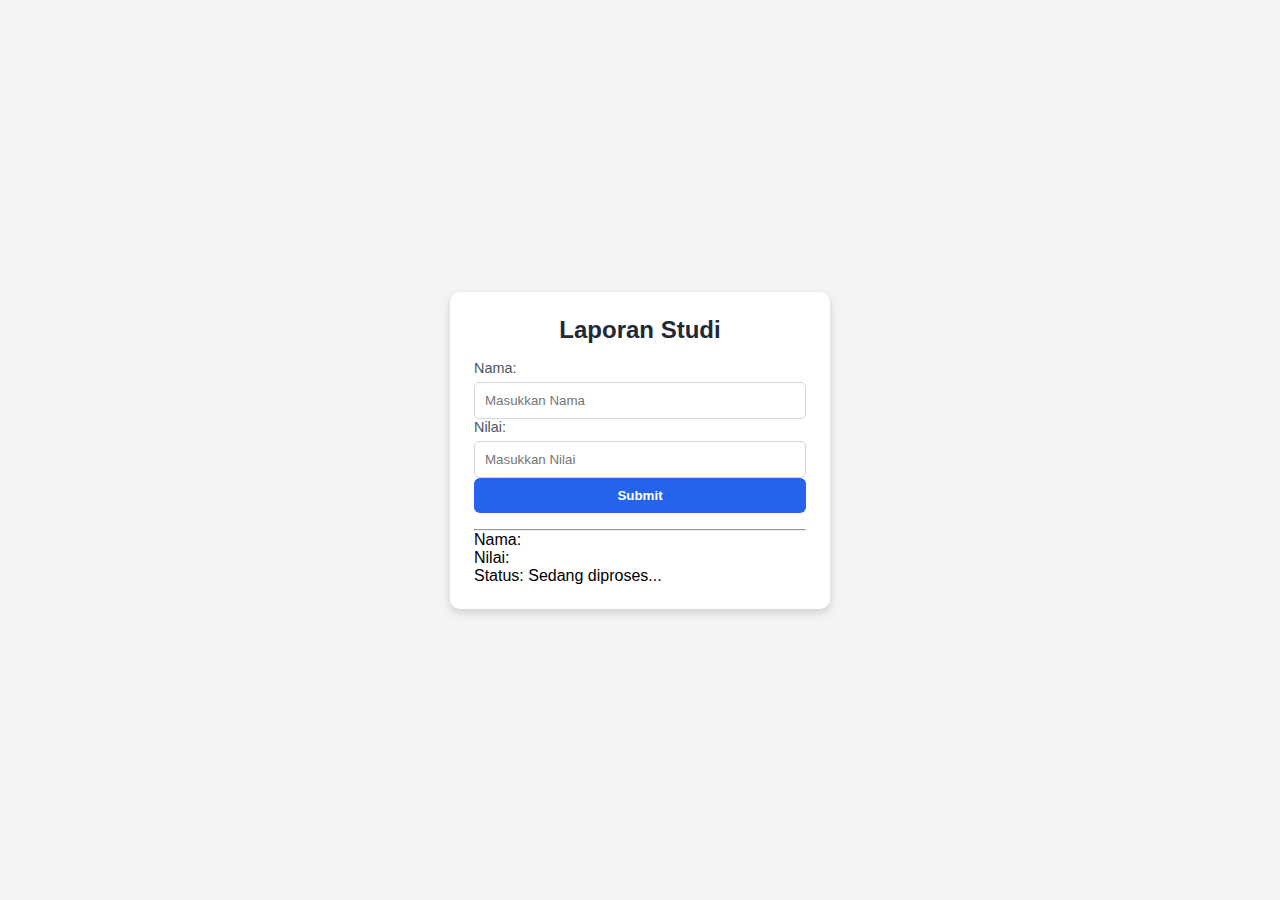
<file: Weather/index.html>
<!DOCTYPE html>
<html lang="en">
<head>
  <meta charset="UTF-8" />
  <meta name="viewport" content="width=device-width, initial-scale=1.0" />
  <title>Laporan Nilai Mahasiswa</title>
  <link rel="stylesheet" href="style.css" />
</head>
<body>
  <div class="card">
    <h1 id="header-title">Laporan Studi</h1>

    <!-- Input Nama -->
    <div class="mb-4">
      <label for="input-nama">Nama:</label>
      <input type="text" id="input-nama" placeholder="Masukkan Nama" />
    </div>

    <!-- Input Nilai -->
    <div class="mb-4">
      <label for="input-nilai">Nilai:</label>
      <input type="number" id="input-nilai" placeholder="Masukkan Nilai" />
    </div>

    <!-- Tombol -->
    <button id="submit-btn">Submit</button>

    <hr />

    <!-- Hasil -->
    <p>Nama: <span id="nama-mhs"></span></p>
    <p>Nilai: <span id="nilai-mhs"></span></p>
    <p id="status-kelulusan">Status: Sedang diproses...</p>
  </div>

  <script src="soal1.js"></script>
</body>
</html>
</file>
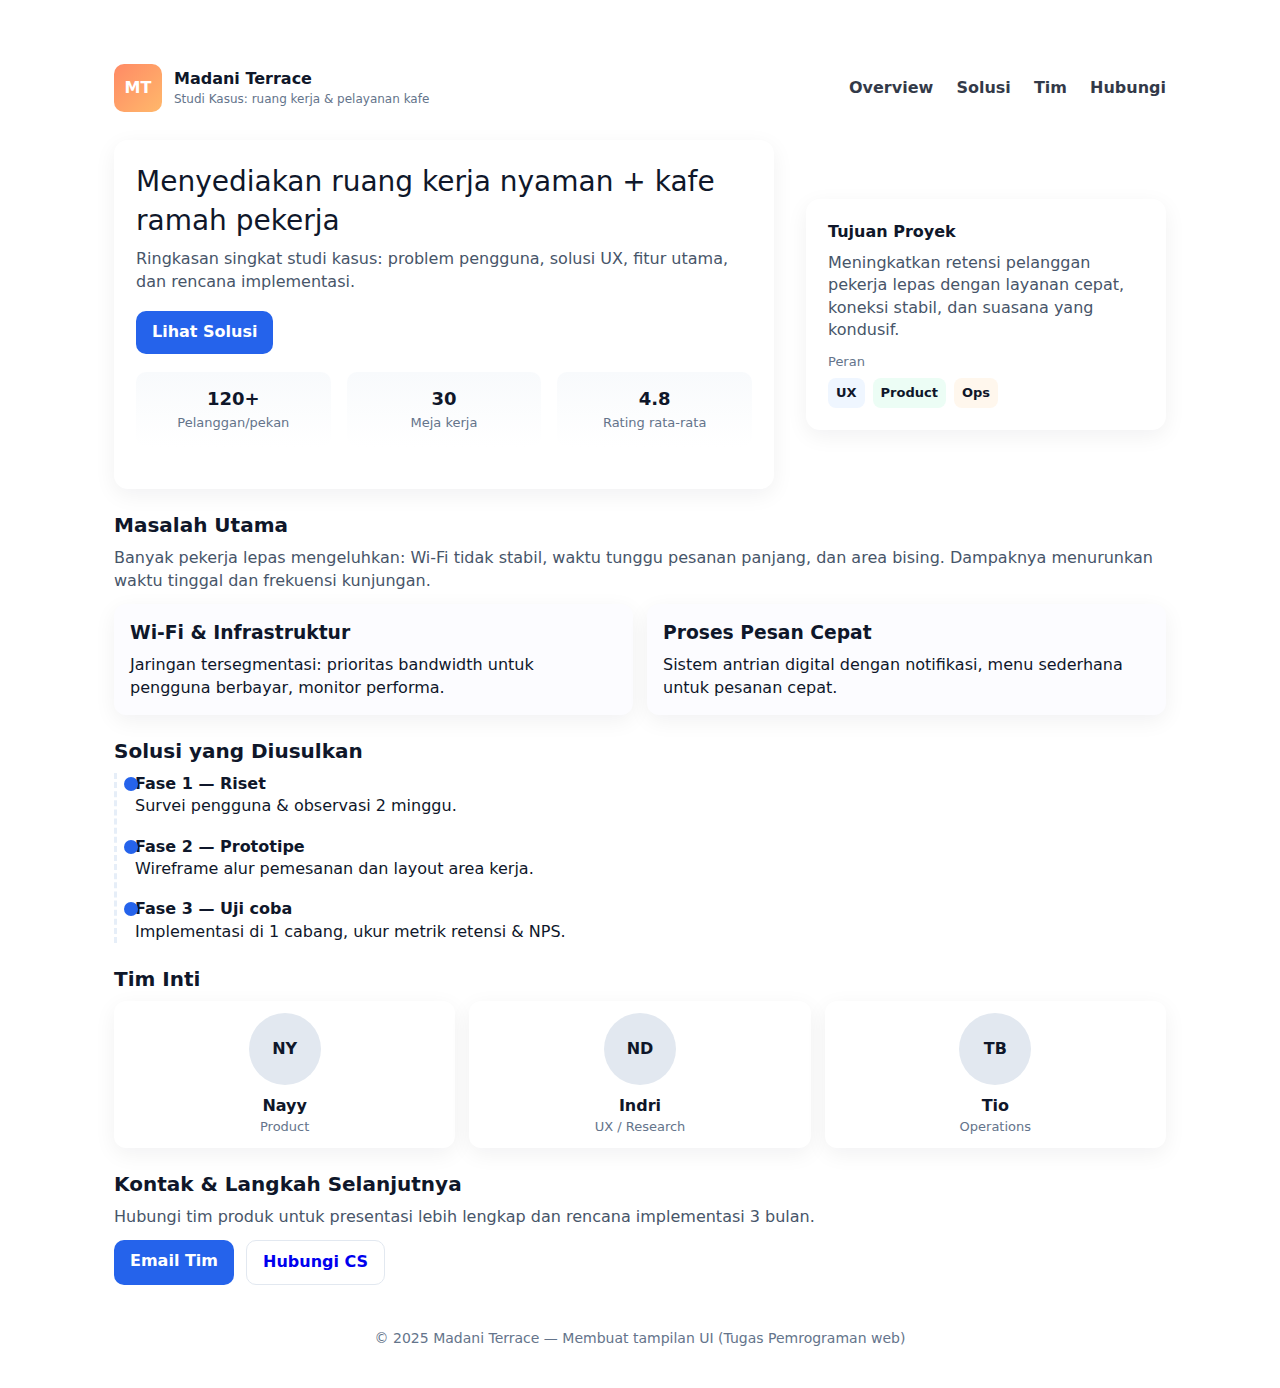
<file: ILYASA ZAKI RIFFANDI_2411102441331.html>
<!doctype html>
<html lang="id">
<head>
  <meta charset="utf-8">
  <meta name="viewport" content="width=device-width, initial-scale=1">
  <title>Studi Kasus — Worker Café (HTML & CSS)</title>
  <style>
    /* Reset sederhana */
    *{box-sizing:border-box;margin:0;padding:0}
    html,body{height:100%;font-family:Inter, system-ui, -apple-system, 'Segoe UI', Roboto, 'Helvetica Neue', Arial;line-height:1.4;color:#0f172a}

    /* Layout grid */
    .container{max-width:1100px;margin:40px auto;padding:24px}

    header{display:flex;justify-content:space-between;align-items:center}
    .brand{display:flex;gap:12px;align-items:center}
    .logo{width:48px;height:48px;border-radius:10px;background:linear-gradient(135deg,#ff8a65,#ffb86b);display:flex;align-items:center;justify-content:center;color:white;font-weight:700}
    nav a{margin-left:18px;text-decoration:none;color:inherit;font-weight:600;opacity:.85}

    /* Hero */
    .hero{display:grid;grid-template-columns:1fr 360px;gap:32px;margin-top:28px;align-items:center}
    .card{background:#fff;border-radius:14px;padding:22px;box-shadow:0 6px 22px rgba(16,24,40,.06)}
    .hero-title{font-size:28px;margin-bottom:8px}
    .hero-sub{color:#475569;margin-bottom:18px}
    .cta{display:inline-block;background:#2563eb;color:#fff;padding:10px 16px;border-radius:10px;text-decoration:none;font-weight:700}

    /* Info grid */
    .info-grid{display:grid;grid-template-columns:repeat(3,1fr);gap:16px;margin:20px 0}
    .stat{padding:14px;border-radius:10px;background:linear-gradient(180deg,#f8fafc,#ffffff);text-align:center}
    .stat strong{display:block;font-size:18px}
    .stat span{color:#64748b;font-size:13px}

    /* Sections */
    section{margin-top:22px}
    .section-head{display:flex;justify-content:space-between;align-items:center;margin-bottom:8px}
    h2{font-size:20px}
    p.lead{color:#475569}

    .cards{display:grid;grid-template-columns:repeat(2,1fr);gap:14px}
    .feature{padding:16px;border-radius:12px;background:#fcfcff}
    .feature h3{margin-bottom:8px}

    /* Timeline */
    .timeline{border-left:3px dashed #e6eef8;padding-left:18px}
    .step{position:relative;margin-bottom:18px}
    .step:before{content:"";position:absolute;left:-11px;top:4px;width:14px;height:14px;background:#2563eb;border-radius:50%}

    /* Team */
    .team{display:flex;gap:14px}
    .member{flex:1;padding:12px;text-align:center;border-radius:12px;background:#fff}
    .avatar{width:72px;height:72px;border-radius:50%;background:#e2e8f0;margin:0 auto 10px;display:flex;align-items:center;justify-content:center;font-weight:700;color:#0f172a}

    /* Footer */
    footer{margin-top:28px;padding:16px;text-align:center;color:#64748b;font-size:14px}

    /* Responsiveness */
    @media (max-width:880px){
      .hero{grid-template-columns:1fr}
      .info-grid{grid-template-columns:repeat(2,1fr)}
      .cards{grid-template-columns:1fr}
      .team{flex-direction:column}
    }
    @media (max-width:480px){
      .info-grid{grid-template-columns:1fr}
    }
  </style>
</head>
<body>
  <div class="container">
    <header>
      <div class="brand">
        <div class="logo">MT</div>
        <div>
          <div style="font-weight:800">Madani Terrace</div>
          <div style="font-size:12px;color:#64748b">Studi Kasus: ruang kerja & pelayanan kafe</div>
        </div>
      </div>
      <nav>
        <a href="#overview">Overview</a>
        <a href="#solution">Solusi</a>
        <a href="#team">Tim</a>
        <a href="#contact">Hubungi</a>
      </nav>
    </header>

    <div class="hero">
      <div class="card">
        <div class="hero-title">Menyediakan ruang kerja nyaman + kafe ramah pekerja</div>
        <div class="hero-sub">Ringkasan singkat studi kasus: problem pengguna, solusi UX, fitur utama, dan rencana implementasi.</div>
        <a class="cta" href="#solution">Lihat Solusi</a>

        <div class="info-grid" style="margin-top:18px">
          <div class="stat"><strong>120+</strong><span>Pelanggan/pekan</span></div>
          <div class="stat"><strong>30</strong><span>Meja kerja</span></div>
          <div class="stat"><strong>4.8</strong><span>Rating rata-rata</span></div>
        </div>
      </div>

      <aside class="card">
        <div style="font-weight:700;margin-bottom:8px">Tujuan Proyek</div>
        <p class="lead">Meningkatkan retensi pelanggan pekerja lepas dengan layanan cepat, koneksi stabil, dan suasana yang kondusif.</p>

        <div style="margin-top:12px">
          <div style="font-size:13px;color:#64748b;margin-bottom:6px">Peran</div>
          <div style="display:flex;gap:8px;flex-wrap:wrap">
            <span style="font-size:13px;padding:6px 8px;border-radius:8px;background:#eff6ff;font-weight:700">UX</span>
            <span style="font-size:13px;padding:6px 8px;border-radius:8px;background:#ecfdf5;font-weight:700">Product</span>
            <span style="font-size:13px;padding:6px 8px;border-radius:8px;background:#fff7ed;font-weight:700">Ops</span>
          </div>
        </div>
      </aside>
    </div>

    <section id="overview">
      <div class="section-head"><h2>Masalah Utama</h2></div>
      <p class="lead">Banyak pekerja lepas mengeluhkan: Wi‑Fi tidak stabil, waktu tunggu pesanan panjang, dan area bising. Dampaknya menurunkan waktu tinggal dan frekuensi kunjungan.</p>

      <div class="cards" style="margin-top:12px">
        <div class="feature card">
          <h3>Wi‑Fi & Infrastruktur</h3>
          <p>Jaringan tersegmentasi: prioritas bandwidth untuk pengguna berbayar, monitor performa.</p>
        </div>
        <div class="feature card">
          <h3>Proses Pesan Cepat</h3>
          <p>Sistem antrian digital dengan notifikasi, menu sederhana untuk pesanan cepat.</p>
        </div>
      </div>
    </section>

    <section id="solution">
      <div class="section-head"><h2>Solusi yang Diusulkan</h2></div>
      <div class="timeline">
        <div class="step">
          <strong>Fase 1 — Riset</strong>
          <p>Survei pengguna & observasi 2 minggu.</p>
        </div>
        <div class="step">
          <strong>Fase 2 — Prototipe</strong>
          <p>Wireframe alur pemesanan dan layout area kerja.</p>
        </div>
        <div class="step">
          <strong>Fase 3 — Uji coba</strong>
          <p>Implementasi di 1 cabang, ukur metrik retensi & NPS.</p>
        </div>
      </div>
    </section>

    <section id="team">
      <div class="section-head"><h2>Tim Inti</h2></div>
      <div class="team">
        <div class="member card">
          <div class="avatar">NY</div>
          <div style="font-weight:700">Nayy</div>
          <div style="color:#64748b;font-size:13px">Product</div>
        </div>
        <div class="member card">
          <div class="avatar">ND</div>
          <div style="font-weight:700">Indri</div>
          <div style="color:#64748b;font-size:13px">UX / Research</div>
        </div>
        <div class="member card">
          <div class="avatar">TB</div>
          <div style="font-weight:700">Tio</div>
          <div style="color:#64748b;font-size:13px">Operations</div>
        </div>
      </div>
    </section>

    <section id="contact">
      <div class="section-head"><h2>Kontak & Langkah Selanjutnya</h2></div>
      <p class="lead">Hubungi tim produk untuk presentasi lebih lengkap dan rencana implementasi 3 bulan.</p>
      <div style="margin-top:12px;display:flex;gap:12px;flex-wrap:wrap">
        <a class="cta" href="mailto:hello@workercafe.example">Email Tim</a>
        <a style="display:inline-block;padding:10px 16px;border-radius:10px;border:1px solid #e2e8f0;text-decoration:none;font-weight:700" href="#">Hubungi CS</a>
      </div>
    </section>

    <footer>
      &copy; 2025 Madani Terrace — Membuat tampilan UI (Tugas Pemrograman web)
    </footer>
  </div>
</body>
</html>
</file>
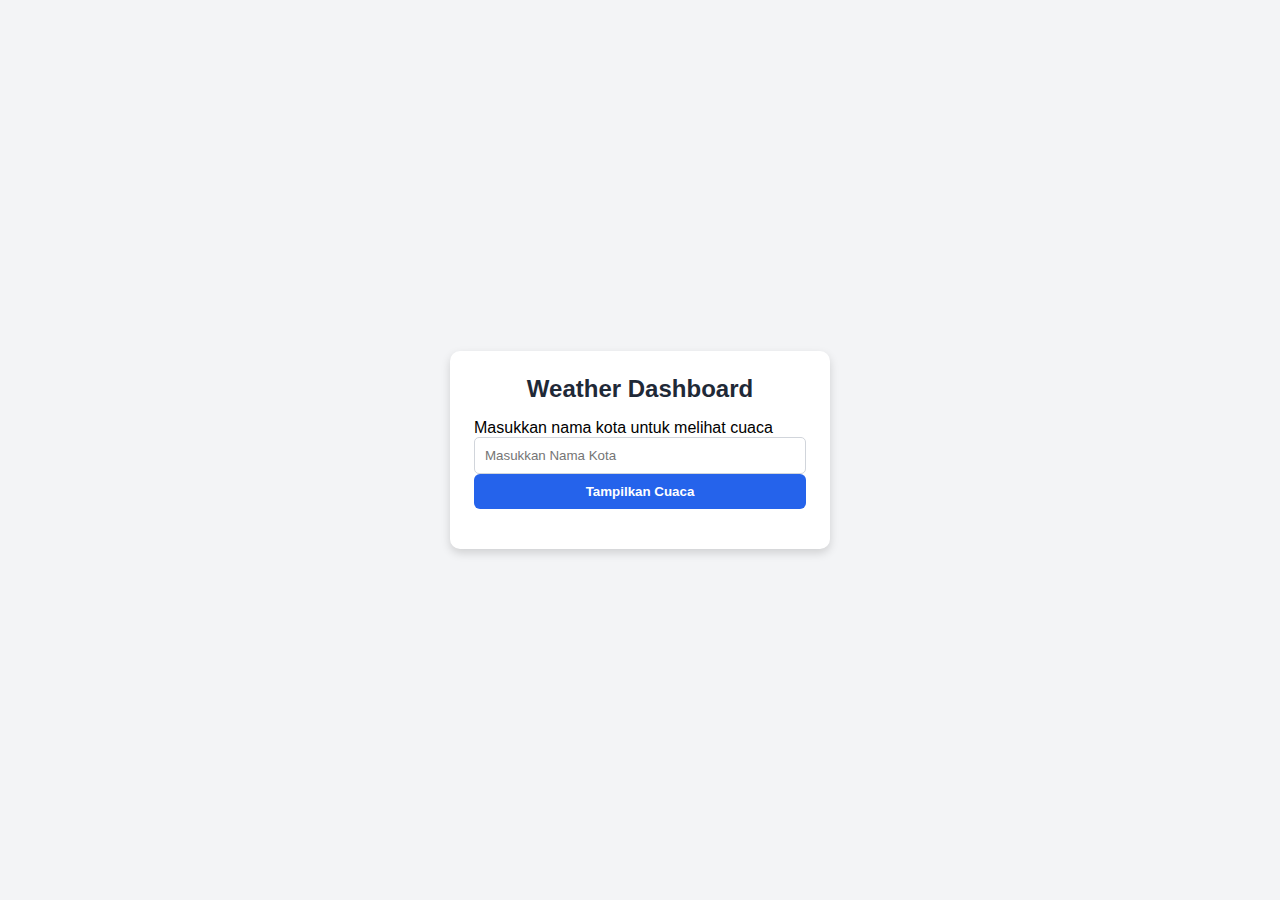
<file: Weather/weather.html>
<!DOCTYPE html>
<html lang="en">
<head>
  <meta charset="UTF-8" />
  <meta name="viewport" content="width=device-width, initial-scale=1.0" />
  <title>Weather Dashboard</title>
  <link rel="stylesheet" href="style.css" />
</head>
<body>
  <div class="card">
    <h1>Weather Dashboard</h1>
    <p>Masukkan nama kota untuk melihat cuaca</p>

    <div class="mb-4">
      <input type="text" id="city-input" placeholder="Masukkan Nama Kota">
    </div>

    <button id="show-weather">Tampilkan Cuaca</button>
  </div>

  <script src="weather.js"></script>
</body>
</html>
</file>
<file: Weather/style.css>
/* Reset Dasar */
* {
  margin: 0;
  padding: 0;
  box-sizing: border-box;
  font-family: sans-serif;
}

body {
  background-color: #f3f4f6;
  min-height: 100vh;
  display: flex;
  align-items: center;
  justify-content: center;
}

/* Kartu utama */
.card {
  background: #fff;
  padding: 24px;
  border-radius: 10px;
  box-shadow: 0 4px 10px rgba(0, 0, 0, 0.15);
  width: 380px;
}

/* Judul */
h1 {
  font-size: 1.5rem;
  font-weight: 600;
  text-align: center;
  color: #1f2937;
  margin-bottom: 16px;
}

/* Label dan Input */
label {
  display: block;
  font-size: 0.9rem;
  font-weight: 500;
  color: #4b5563;
  margin-bottom: 6px;
}

input {
  width: 100%;
  padding: 10px;
  border: 1px solid #d1d5db;
  border-radius: 5px;
  outline: none;
  transition: 0.25s;
}

input:focus {
  border-color: #2563eb;
  box-shadow: 0 0 2px rgba(37, 99, 235, 0.3);
}

/* Tombol */
button {
  width: 100%;
  padding: 10px 16px;
  background: #2563eb;
  color: white;
  font-weight: 600;
  border: none;
  border-radius: 6px;
  cursor: pointer;
  transition: 0.25s;
  margin-bottom: 16px;
}

button:hover {
  background: #1e40af;
}
</file>
